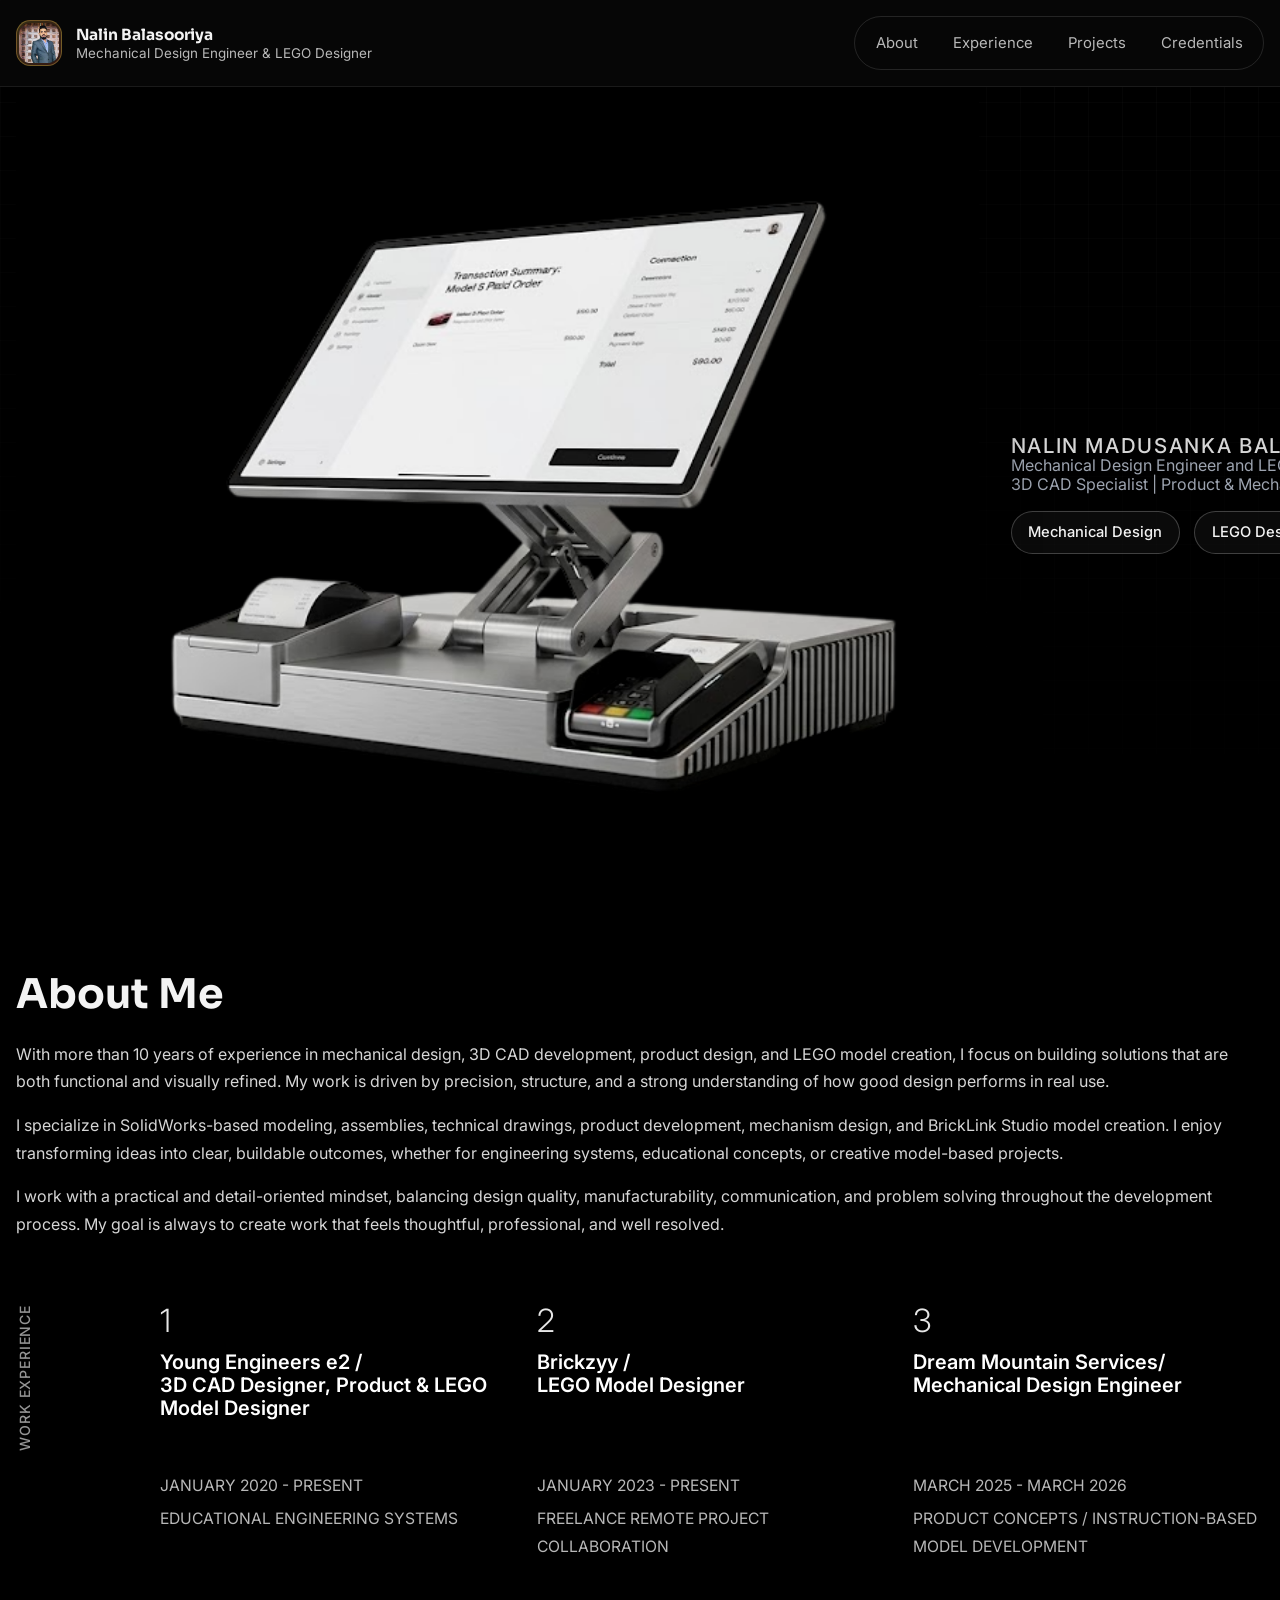
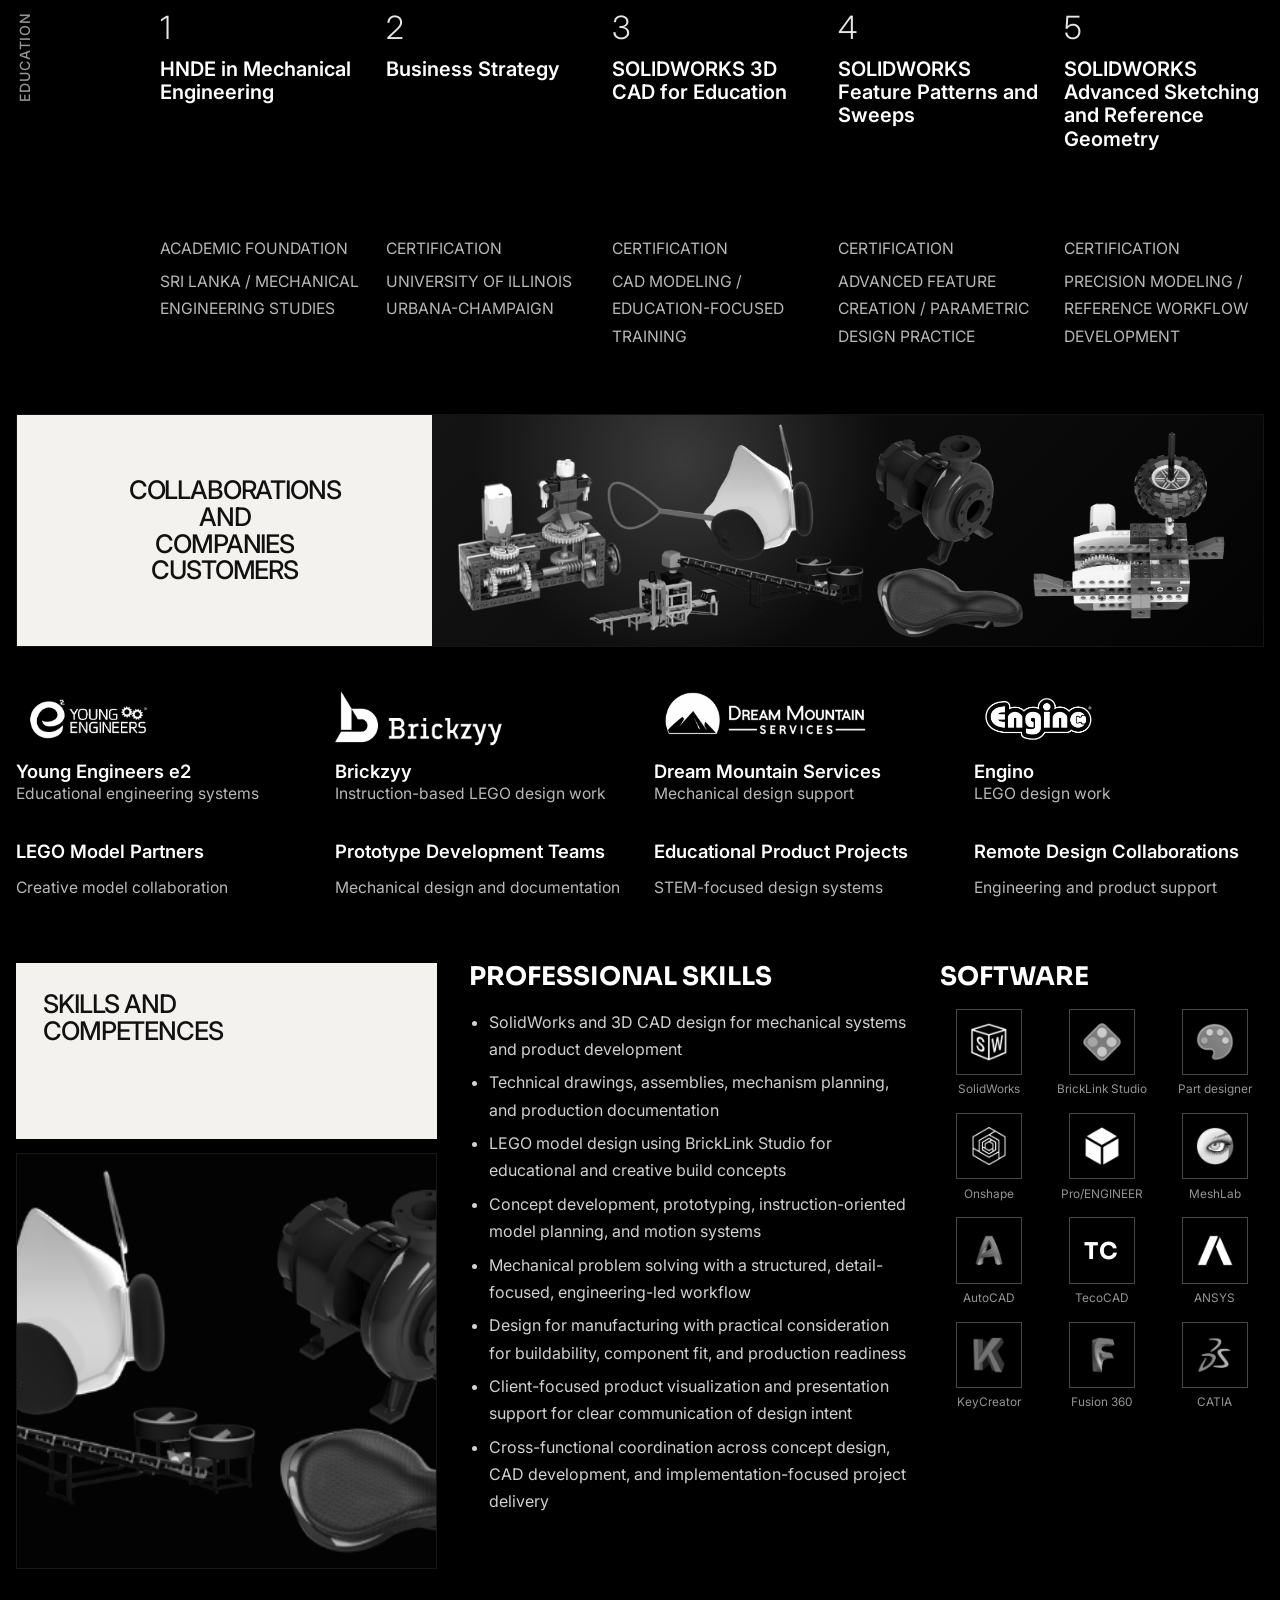
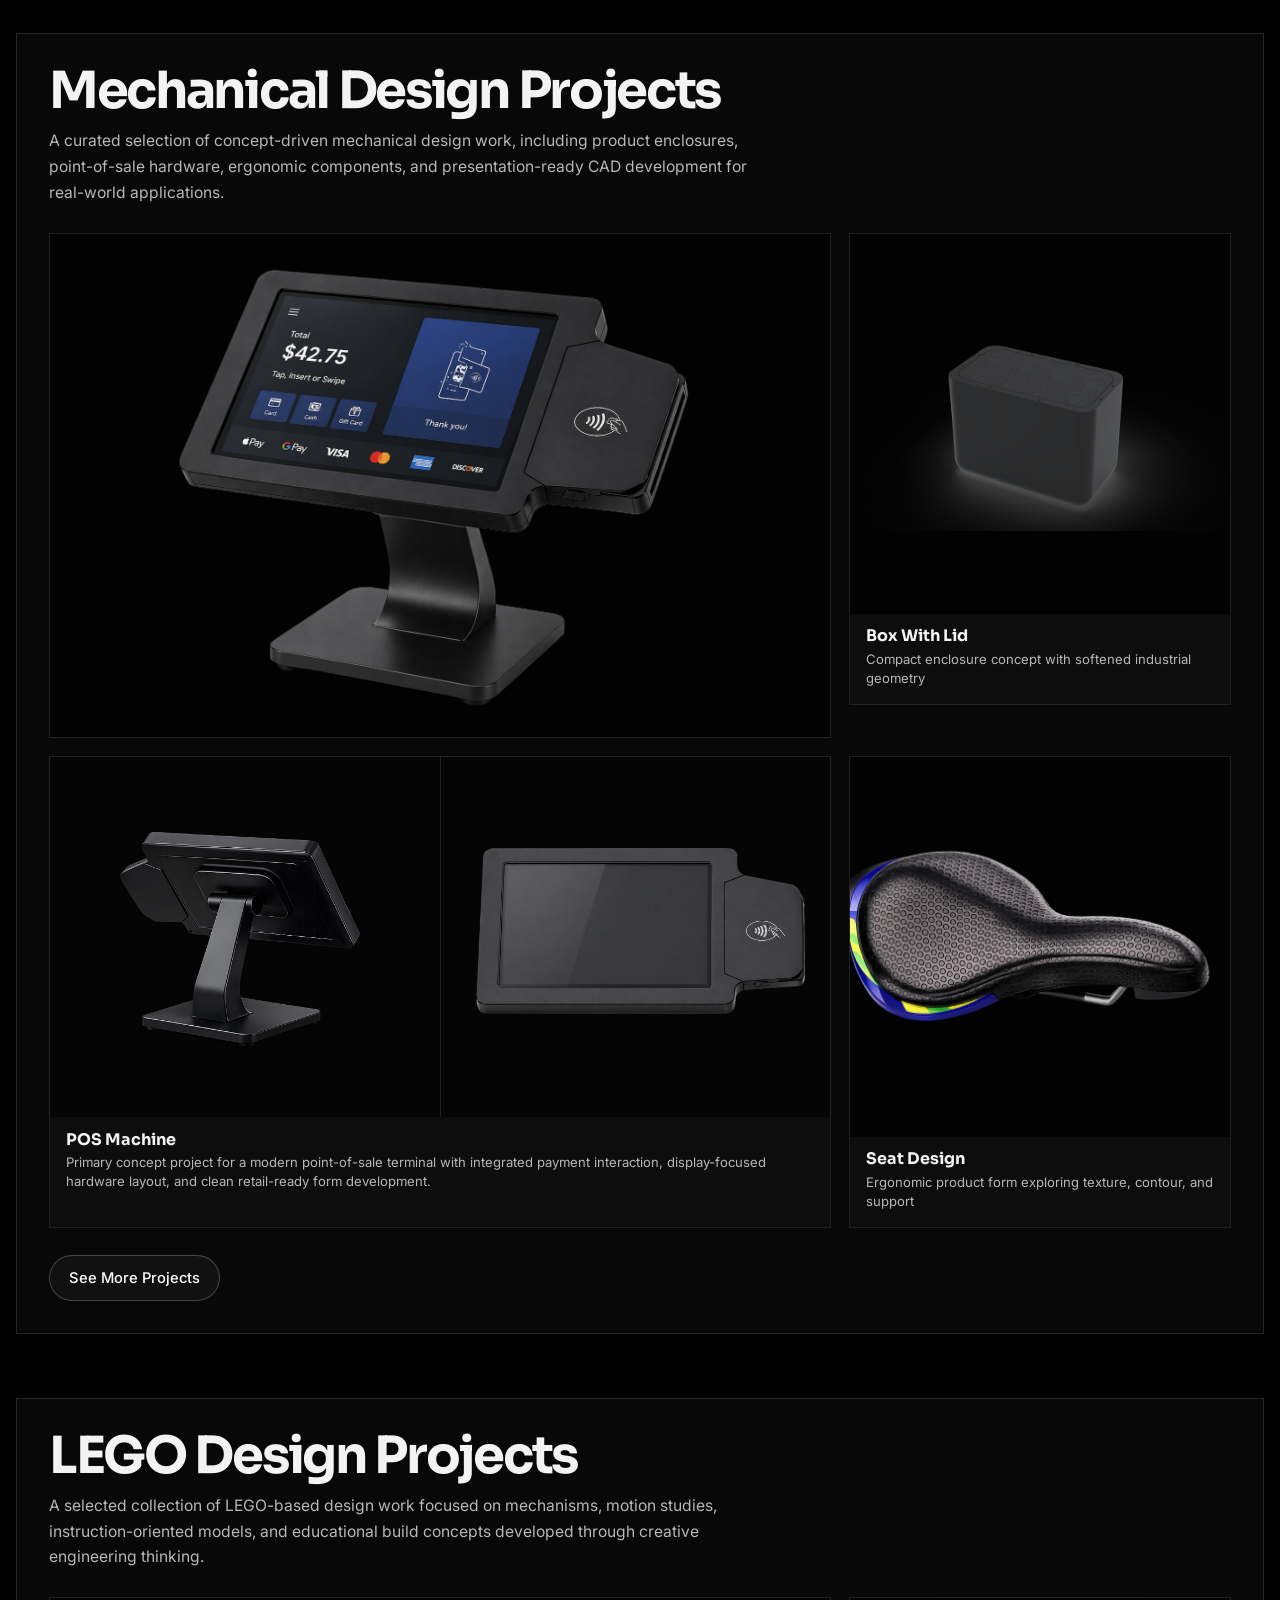
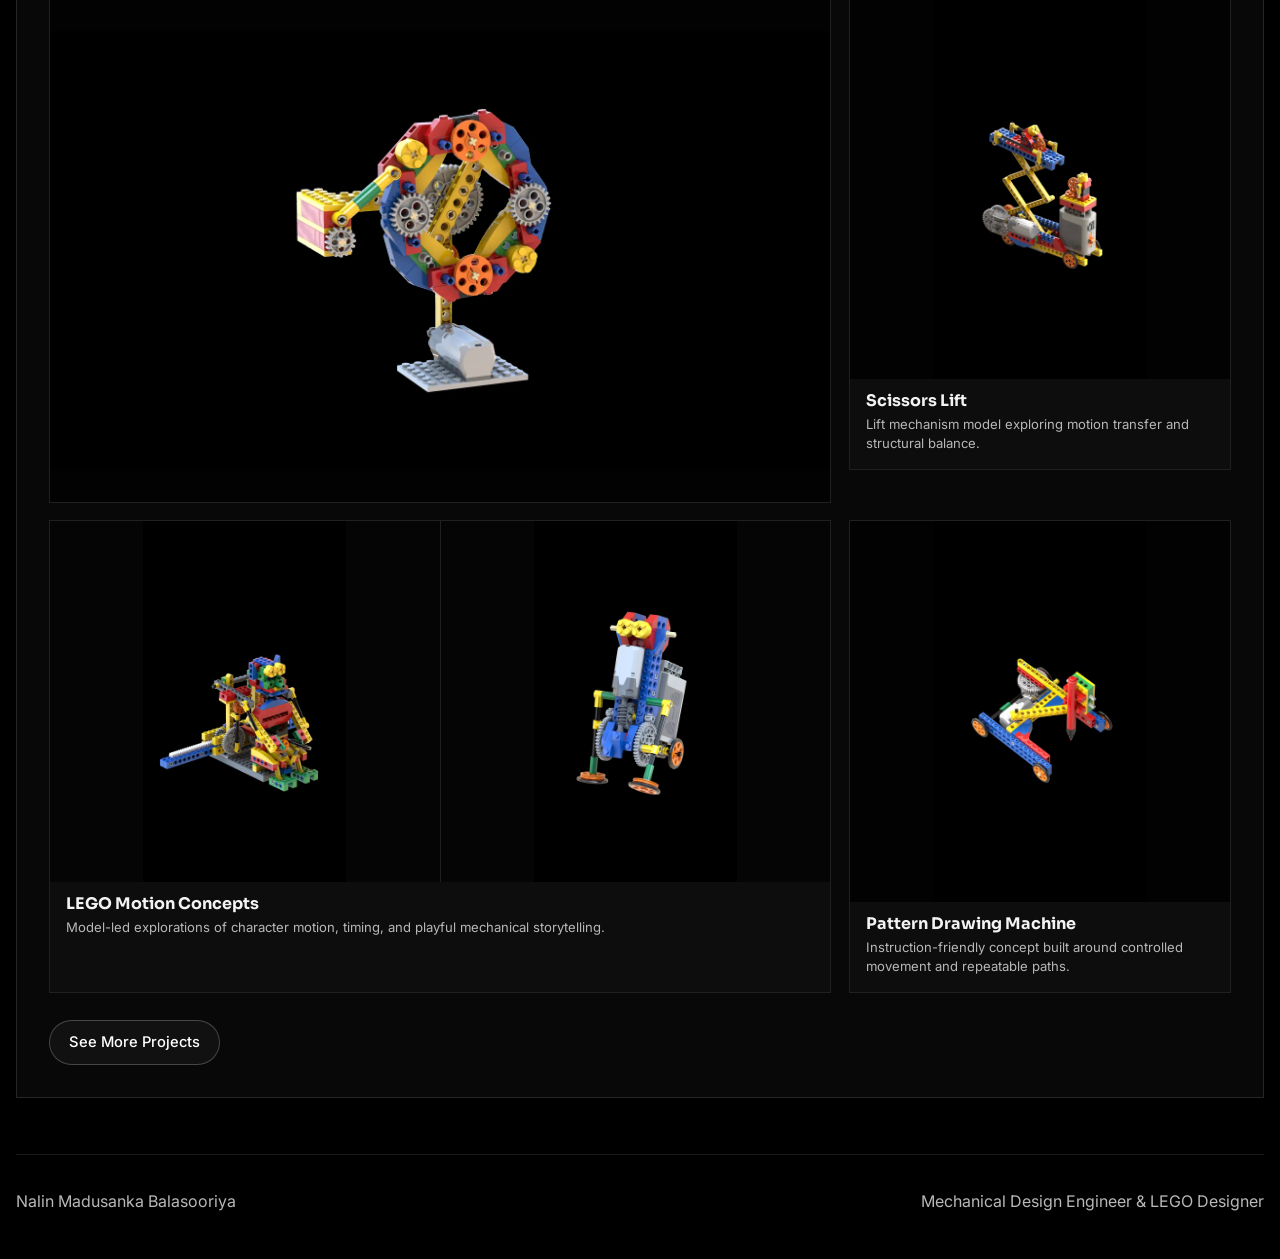
<file: index.html>
<!DOCTYPE html>
<html lang="en">
  <head>
    <meta charset="UTF-8" />
    <meta name="viewport" content="width=device-width, initial-scale=1.0" />
    <title>Nalin Madusanka Balasooriya | Mechanical Design Engineer & LEGO Designer</title>
    <meta
      name="description"
      content="Portfolio of Nalin Madusanka Balasooriya, Mechanical Design Engineer and LEGO Designer specializing in SolidWorks, product development, CAD systems, and LEGO model design."
    />
    <link rel="preconnect" href="https://fonts.googleapis.com" />
    <link rel="preconnect" href="https://fonts.gstatic.com" crossorigin />
    <link
      href="https://fonts.googleapis.com/css2?family=Inter:wght@400;500;600;700;800&family=Sora:wght@600;700;800&display=swap"
      rel="stylesheet"
    />
    <link rel="stylesheet" href="styles.css?v=6" />
  </head>
  <body>
    <header class="topbar">
      <div class="shell topbar-inner">
        <a class="brand" href="#home" aria-label="Go to homepage">
          <span class="brand-mark" aria-hidden="true">
            <img
              src="assets/profile/nalin-profile.png"
              alt=""
              loading="eager"
              decoding="async"
            />
          </span>
          <span class="brand-copy">
            <strong>Nalin Balasooriya</strong>
            <span>Mechanical Design Engineer & LEGO Designer</span>
          </span>
        </a>

        <button
          class="menu-toggle"
          type="button"
          aria-expanded="false"
          aria-controls="site-nav"
          aria-label="Toggle navigation"
        >
          <span></span>
          <span></span>
        </button>

        <nav class="nav" id="site-nav" aria-label="Primary navigation">
          <a href="#about">About</a>
          <a href="#experience">Experience</a>
          <a href="projects.html">Projects</a>
          <a href="#credentials">Credentials</a>
        </nav>
      </div>
    </header>

    <main id="home">
      <section class="hero-band">
        <div class="shell hero-layout">
          <div class="hero-gallery">
            <div class="hero-showcase">
              <article class="hero-frame hero-frame-large">
                <img src="assets/hero/hero-main-transparent.png" alt="Hero project composition" loading="eager" />
              </article>
            </div>
          </div>

          <div class="hero-copy">
            <p class="hero-nameplate">NALIN MADUSANKA BALASOORIYA</p>
            <p class="hero-subtitle">
              Mechanical Design Engineer and LEGO Designer | 3D CAD Specialist |
              Product & Mechanical Design
            </p>
            <div class="hero-discipline-buttons">
              <a class="discipline-button" href="projects.html#mechanical-gallery">Mechanical Design</a>
              <a class="discipline-button" href="projects.html#lego-gallery">LEGO Design</a>
            </div>
          </div>
        </div>
      </section>

      <section class="about-contact-section" id="about">
        <div class="shell">
          <div class="about-block reveal">
            <h2>About Me</h2>
            <p>
              With more than 10 years of experience in mechanical design, 3D CAD
              development, product design, and LEGO model creation, I focus on
              building solutions that are both functional and visually refined.
              My work is driven by precision, structure, and a strong
              understanding of how good design performs in real use.
            </p>
            <p>
              I specialize in SolidWorks-based modeling, assemblies, technical
              drawings, product development, mechanism design, and BrickLink
              Studio model creation. I enjoy transforming ideas into clear,
              buildable outcomes, whether for engineering systems, educational
              concepts, or creative model-based projects.
            </p>
            <p>
              I work with a practical and detail-oriented mindset, balancing
              design quality, manufacturability, communication, and problem
              solving throughout the development process. My goal is always to
              create work that feels thoughtful, professional, and well
              resolved.
            </p>
          </div>

        </div>
      </section>

      <section class="story-section section-dark experience-page" id="experience">
        <div class="shell story-grid">
          <aside class="story-index reveal" aria-hidden="true"></aside>

          <div class="story-content">
            <div class="experience-board reveal">
              <div class="resume-row">
                <div class="resume-label">WORK EXPERIENCE</div>
                <div class="resume-track resume-track-work">
                  <article class="resume-card">
                    <span class="resume-number">1</span>
                    <h3>Young Engineers e2 /<br />3D CAD Designer, Product & LEGO Model Designer</h3>
                    <p class="resume-meta">JANUARY 2020 - PRESENT</p>
                    <p class="resume-location">EDUCATIONAL ENGINEERING SYSTEMS</p>
                  </article>

                  <article class="resume-card">
                    <span class="resume-number">2</span>
                    <h3>Brickzyy /<br />LEGO Model Designer</h3>
                    <p class="resume-meta">JANUARY 2023 - PRESENT</p>
                    <p class="resume-location">FREELANCE REMOTE PROJECT COLLABORATION</p>
                  </article>

                  <article class="resume-card">
                    <span class="resume-number">3</span>
                    <h3>Dream Mountain Services/<br />Mechanical Design Engineer</h3>
                    <p class="resume-meta">MARCH 2025 - MARCH 2026</p>
                    <p class="resume-location">PRODUCT CONCEPTS / INSTRUCTION-BASED MODEL DEVELOPMENT</p>
                  </article>
                </div>
              </div>

              <div class="resume-row">
                <div class="resume-label">EDUCATION</div>
                <div class="resume-track resume-track-education">
                  <article class="resume-card">
                    <span class="resume-number">1</span>
                    <h3>HNDE in Mechanical Engineering</h3>
                    <p class="resume-meta">ACADEMIC FOUNDATION</p>
                    <p class="resume-location">SRI LANKA / MECHANICAL ENGINEERING STUDIES</p>
                  </article>

                  <article class="resume-card">
                    <span class="resume-number">2</span>
                    <h3>Business Strategy</h3>
                    <p class="resume-meta">CERTIFICATION</p>
                    <p class="resume-location">UNIVERSITY OF ILLINOIS URBANA-CHAMPAIGN</p>
                  </article>

                  <article class="resume-card">
                    <span class="resume-number">3</span>
                    <h3>SOLIDWORKS 3D CAD for Education</h3>
                    <p class="resume-meta">CERTIFICATION</p>
                    <p class="resume-location">CAD MODELING / EDUCATION-FOCUSED TRAINING</p>
                  </article>

                  <article class="resume-card">
                    <span class="resume-number">4</span>
                    <h3>SOLIDWORKS Feature Patterns and Sweeps</h3>
                    <p class="resume-meta">CERTIFICATION</p>
                    <p class="resume-location">ADVANCED FEATURE CREATION / PARAMETRIC DESIGN PRACTICE</p>
                  </article>

                  <article class="resume-card">
                    <span class="resume-number">5</span>
                    <h3>SOLIDWORKS Advanced Sketching and Reference Geometry</h3>
                    <p class="resume-meta">CERTIFICATION</p>
                    <p class="resume-location">PRECISION MODELING / REFERENCE WORKFLOW DEVELOPMENT</p>
                  </article>
                </div>
              </div>
            </div>
          </div>
        </div>
      </section>

      <section class="story-section section-dark" id="projects">
        <div class="shell story-grid">
          <aside class="story-index reveal" aria-hidden="true"></aside>

          <div class="story-content">
            <div class="collab-hero reveal">
              <div class="collab-intro">
                <h2>Collaborations and Companies Customers</h2>
              </div>
              <div class="collab-visual">
                <img
                  src="assets/hero/collab-banner.png"
                  alt="Industrial design placeholder render"
                  loading="lazy"
                />
              </div>
            </div>

            <div class="collab-grid reveal">
              <article class="collab-card">
                <div class="collab-logo collab-logo-image" aria-label="Young Engineers e2 logo">
                  <img
                    src="assets/logos/young-engineers-e2-white-v2.png"
                    alt="Young Engineers e2 logo"
                    loading="lazy"
                  />
                </div>
                <h3>Young Engineers e2</h3>
                <p>Educational engineering systems</p>
              </article>

              <article class="collab-card">
                <div class="collab-logo collab-logo-image" aria-label="Brickzyy logo">
                  <img
                    src="assets/logos/brickzyy-logo-white.png"
                    alt="Brickzyy logo"
                    loading="lazy"
                  />
                </div>
                <h3>Brickzyy</h3>
                <p>Instruction-based LEGO design work</p>
              </article>

              <article class="collab-card">
                <div class="collab-logo collab-logo-image" aria-label="Dream Mountain Services logo">
                  <img
                    src="assets/logos/dream-mountain-services-white.png"
                    alt="Dream Mountain Services logo"
                    loading="lazy"
                  />
                </div>
                <h3>Dream Mountain Services</h3>
                <p>Mechanical design support</p>
              </article>

              <article class="collab-card">
                <div class="collab-logo collab-logo-image" aria-label="Engino logo">
                  <img
                    src="assets/logos/engino-white.png"
                    alt="Engino logo"
                    loading="lazy"
                  />
                </div>
                <h3>Engino</h3>
                <p>LEGO design work</p>
              </article>

              <article class="collab-card">
                <h3>LEGO Model Partners</h3>
                <p>Creative model collaboration</p>
              </article>

              <article class="collab-card">
                <h3>Prototype Development Teams</h3>
                <p>Mechanical design and documentation</p>
              </article>

              <article class="collab-card">
                <h3>Educational Product Projects</h3>
                <p>STEM-focused design systems</p>
              </article>

              <article class="collab-card">
                <h3>Remote Design Collaborations</h3>
                <p>Engineering and product support</p>
              </article>
            </div>
          </div>
        </div>
      </section>

      <section class="story-section section-dark" id="credentials">
        <div class="shell story-grid">
          <aside class="story-index reveal" aria-hidden="true"></aside>

          <div class="story-content">
            <div class="competency-layout reveal">
              <div class="competency-left">
                <div class="competency-heading-box">
                  <h2>Skills and Competences</h2>
                </div>
                <div class="competency-image-box">
                  <img
                    src="assets/hero/collab-banner.png"
                    alt="Engineering systems detail render"
                    loading="lazy"
                  />
                </div>
              </div>

              <div class="competency-right">
                <div class="competency-top">
                  <section class="competency-panel competency-text-panel">
                    <h3>Professional Skills</h3>
                    <ul class="competency-list">
                      <li>SolidWorks and 3D CAD design for mechanical systems and product development</li>
                      <li>Technical drawings, assemblies, mechanism planning, and production documentation</li>
                      <li>LEGO model design using BrickLink Studio for educational and creative build concepts</li>
                      <li>Concept development, prototyping, instruction-oriented model planning, and motion systems</li>
                      <li>Mechanical problem solving with a structured, detail-focused, engineering-led workflow</li>
                      <li>Design for manufacturing with practical consideration for buildability, component fit, and production readiness</li>
                      <li>Client-focused product visualization and presentation support for clear communication of design intent</li>
                      <li>Cross-functional coordination across concept design, CAD development, and implementation-focused project delivery</li>
                    </ul>
                  </section>

                  <section class="competency-panel software-panel">
                    <h3>Software</h3>
                    <div class="software-grid">
                      <div class="software-item">
                        <span class="software-icon-image">
                          <img src="assets/software/solidworks-icon.png" alt="SolidWorks icon" loading="lazy" />
                        </span>
                        <small>SolidWorks</small>
                      </div>
                      <div class="software-item">
                        <span class="software-icon-image">
                          <img src="assets/software/bricklink-studio-icon.png" alt="BrickLink Studio icon" loading="lazy" />
                        </span>
                        <small>BrickLink Studio</small>
                      </div>
                      <div class="software-item">
                        <span class="software-icon-image">
                          <img src="assets/software/part-designer-icon.png" alt="Part designer icon" loading="lazy" />
                        </span>
                        <small>Part designer</small>
                      </div>
                      <div class="software-item">
                        <span class="software-icon-image">
                          <img src="assets/software/onshape-icon.png" alt="Onshape icon" loading="lazy" />
                        </span>
                        <small>Onshape</small>
                      </div>
                      <div class="software-item">
                        <span class="software-icon-image">
                          <img src="assets/software/pro-engineer-icon.png" alt="Pro/ENGINEER icon" loading="lazy" />
                        </span>
                        <small>Pro/ENGINEER</small>
                      </div>
                      <div class="software-item">
                        <span class="software-icon-image">
                          <img src="assets/software/meshlab-icon.png" alt="MeshLab icon" loading="lazy" />
                        </span>
                        <small>MeshLab</small>
                      </div>
                      <div class="software-item">
                        <span class="software-icon-image">
                          <img src="assets/software/autocad-icon.png" alt="AutoCAD icon" loading="lazy" />
                        </span>
                        <small>AutoCAD</small>
                      </div>
                      <div class="software-item"><span>TC</span><small>TecoCAD</small></div>
                      <div class="software-item">
                        <span class="software-icon-image">
                          <img src="assets/software/ansys-icon.png" alt="ANSYS icon" loading="lazy" />
                        </span>
                        <small>ANSYS</small>
                      </div>
                      <div class="software-item">
                        <span class="software-icon-image">
                          <img src="assets/software/keycreator-icon.png" alt="KeyCreator icon" loading="lazy" />
                        </span>
                        <small>KeyCreator</small>
                      </div>
                      <div class="software-item">
                        <span class="software-icon-image">
                          <img src="assets/software/fusion360-icon.png" alt="Fusion 360 icon" loading="lazy" />
                        </span>
                        <small>Fusion 360</small>
                      </div>
                      <div class="software-item">
                        <span class="software-icon-image">
                          <img src="assets/software/catia-icon.png" alt="CATIA icon" loading="lazy" />
                        </span>
                        <small>CATIA</small>
                      </div>
                    </div>
                  </section>
                </div>
              </div>
            </div>
          </div>
        </div>
      </section>

      <section class="story-section section-dark" id="mechanical-projects">
        <div class="shell story-grid">
          <div class="story-content">
            <div class="project-showcase reveal">
              <div class="project-showcase-intro">
                <h2>Mechanical Design Projects</h2>
                <p>
                  A curated selection of concept-driven mechanical design work,
                  including product enclosures, point-of-sale hardware,
                  ergonomic components, and presentation-ready CAD development
                  for real-world applications.
                </p>
              </div>

              <div class="project-showcase-grid">
                <article class="project-sample project-sample-featured">
                  <img
                    src="assets/projects/sample-pos-main.png"
                    alt="Point-of-sale terminal featured render"
                    loading="lazy"
                  />
                </article>

                <article class="project-sample">
                  <img
                    src="assets/projects/sample-box.png"
                    alt="Rounded box with lid product concept"
                    loading="lazy"
                  />
                  <div class="project-sample-caption">
                    <h3>Box With Lid</h3>
                    <p>Compact enclosure concept with softened industrial geometry</p>
                  </div>
                </article>

                <article class="project-sample project-sample-wide">
                  <div class="project-sample-duo">
                    <img
                      src="assets/projects/sample-pos-front-v2.png?v=2"
                      alt="Point-of-sale terminal front render"
                      loading="lazy"
                    />
                    <img
                      src="assets/projects/sample-pos-rear-v2.png?v=2"
                      alt="Point-of-sale terminal rear render"
                      loading="lazy"
                    />
                  </div>
                  <div class="project-sample-caption">
                    <h3>POS Machine</h3>
                    <p>Primary concept project for a modern point-of-sale terminal with integrated payment interaction, display-focused hardware layout, and clean retail-ready form development.</p>
                  </div>
                </article>

                <article class="project-sample">
                  <img
                    src="assets/projects/sample-seat.png"
                    alt="Performance bicycle seat render"
                    loading="lazy"
                  />
                  <div class="project-sample-caption">
                    <h3>Seat Design</h3>
                    <p>Ergonomic product form exploring texture, contour, and support</p>
                  </div>
                </article>
              </div>

              <div class="project-showcase-action">
                <a class="project-more-button" href="projects.html#mechanical-gallery">See More Projects</a>
              </div>
            </div>
          </div>
        </div>
      </section>

      <section class="story-section section-dark" id="lego-projects">
        <div class="shell story-grid">
          <aside class="story-index reveal" aria-hidden="true"></aside>

          <div class="story-content">
            <div class="project-showcase reveal">
              <div class="project-showcase-intro">
                <h2>LEGO Design Projects</h2>
                <p>
                  A selected collection of LEGO-based design work focused on
                  mechanisms, motion studies, instruction-oriented models, and
                  educational build concepts developed through creative
                  engineering thinking.
                </p>
              </div>

              <div class="project-showcase-grid">
                <article class="project-sample project-sample-featured">
                  <img
                    src="assets/projects/fortune-carousel.webp"
                    alt="Fortune Carousel LEGO mechanical project"
                    loading="lazy"
                  />
                </article>

                <article class="project-sample">
                  <img
                    src="assets/projects/scissors-lift.webp"
                    alt="Scissors lift LEGO engineering model"
                    loading="lazy"
                  />
                  <div class="project-sample-caption">
                    <h3>Scissors Lift</h3>
                    <p>Lift mechanism model exploring motion transfer and structural balance.</p>
                  </div>
                </article>

                <article class="project-sample project-sample-wide">
                  <div class="project-sample-duo">
                    <img
                      src="assets/projects/drummer.webp"
                      alt="Drummer LEGO automaton"
                      loading="lazy"
                    />
                    <img
                      src="assets/projects/snail-robot.webp"
                      alt="Snail robot LEGO concept"
                      loading="lazy"
                    />
                  </div>
                  <div class="project-sample-caption">
                    <h3>LEGO Motion Concepts</h3>
                    <p>Model-led explorations of character motion, timing, and playful mechanical storytelling.</p>
                  </div>
                </article>

                <article class="project-sample">
                  <img
                    src="assets/projects/pattern-drawing-machine.webp"
                    alt="Pattern drawing machine LEGO concept"
                    loading="lazy"
                  />
                  <div class="project-sample-caption">
                    <h3>Pattern Drawing Machine</h3>
                    <p>Instruction-friendly concept built around controlled movement and repeatable paths.</p>
                  </div>
                </article>
              </div>

              <div class="project-showcase-action">
                <a class="project-more-button" href="projects.html#lego-gallery">See More Projects</a>
              </div>
            </div>
          </div>
        </div>
      </section>
    </main>

    <footer class="footer">
      <div class="shell footer-inner">
        <p>Nalin Madusanka Balasooriya</p>
        <p>Mechanical Design Engineer & LEGO Designer</p>
      </div>
    </footer>

    <script src="script.js?v=3"></script>
  </body>
</html>
</file>
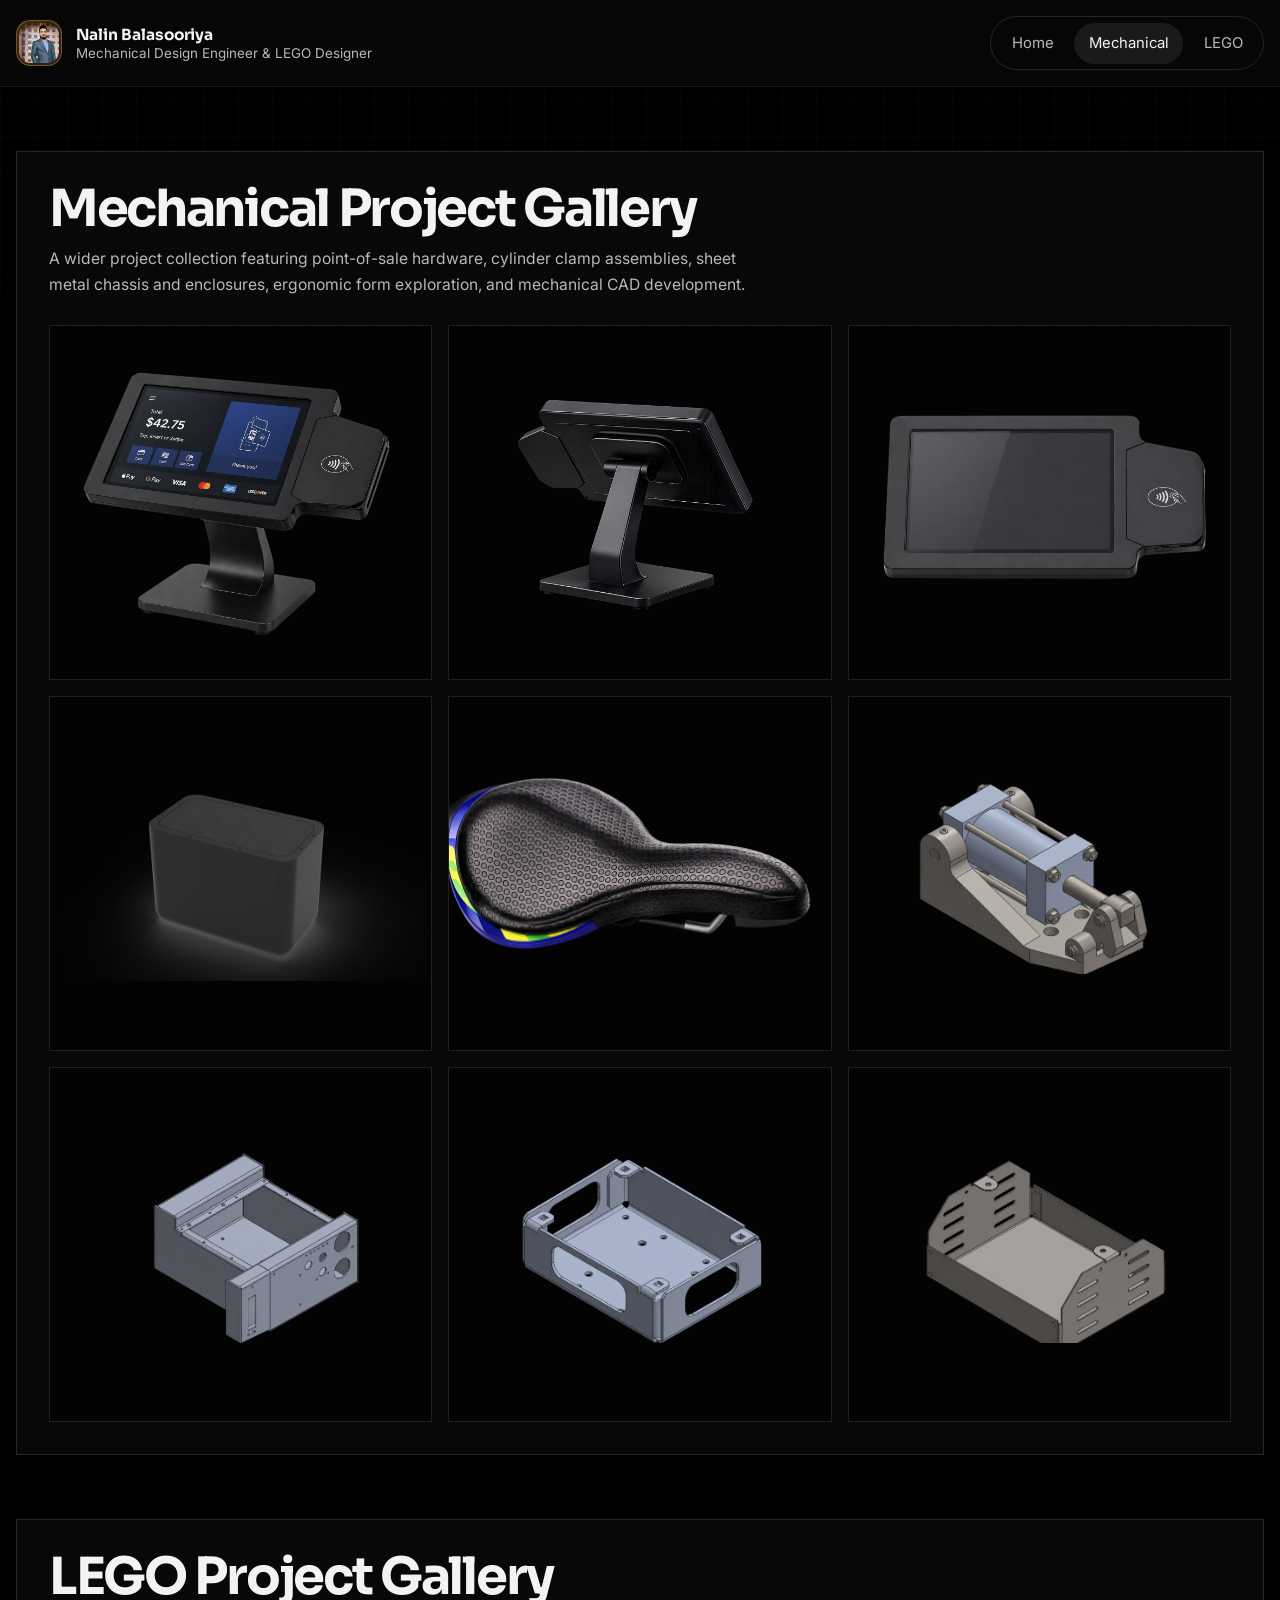
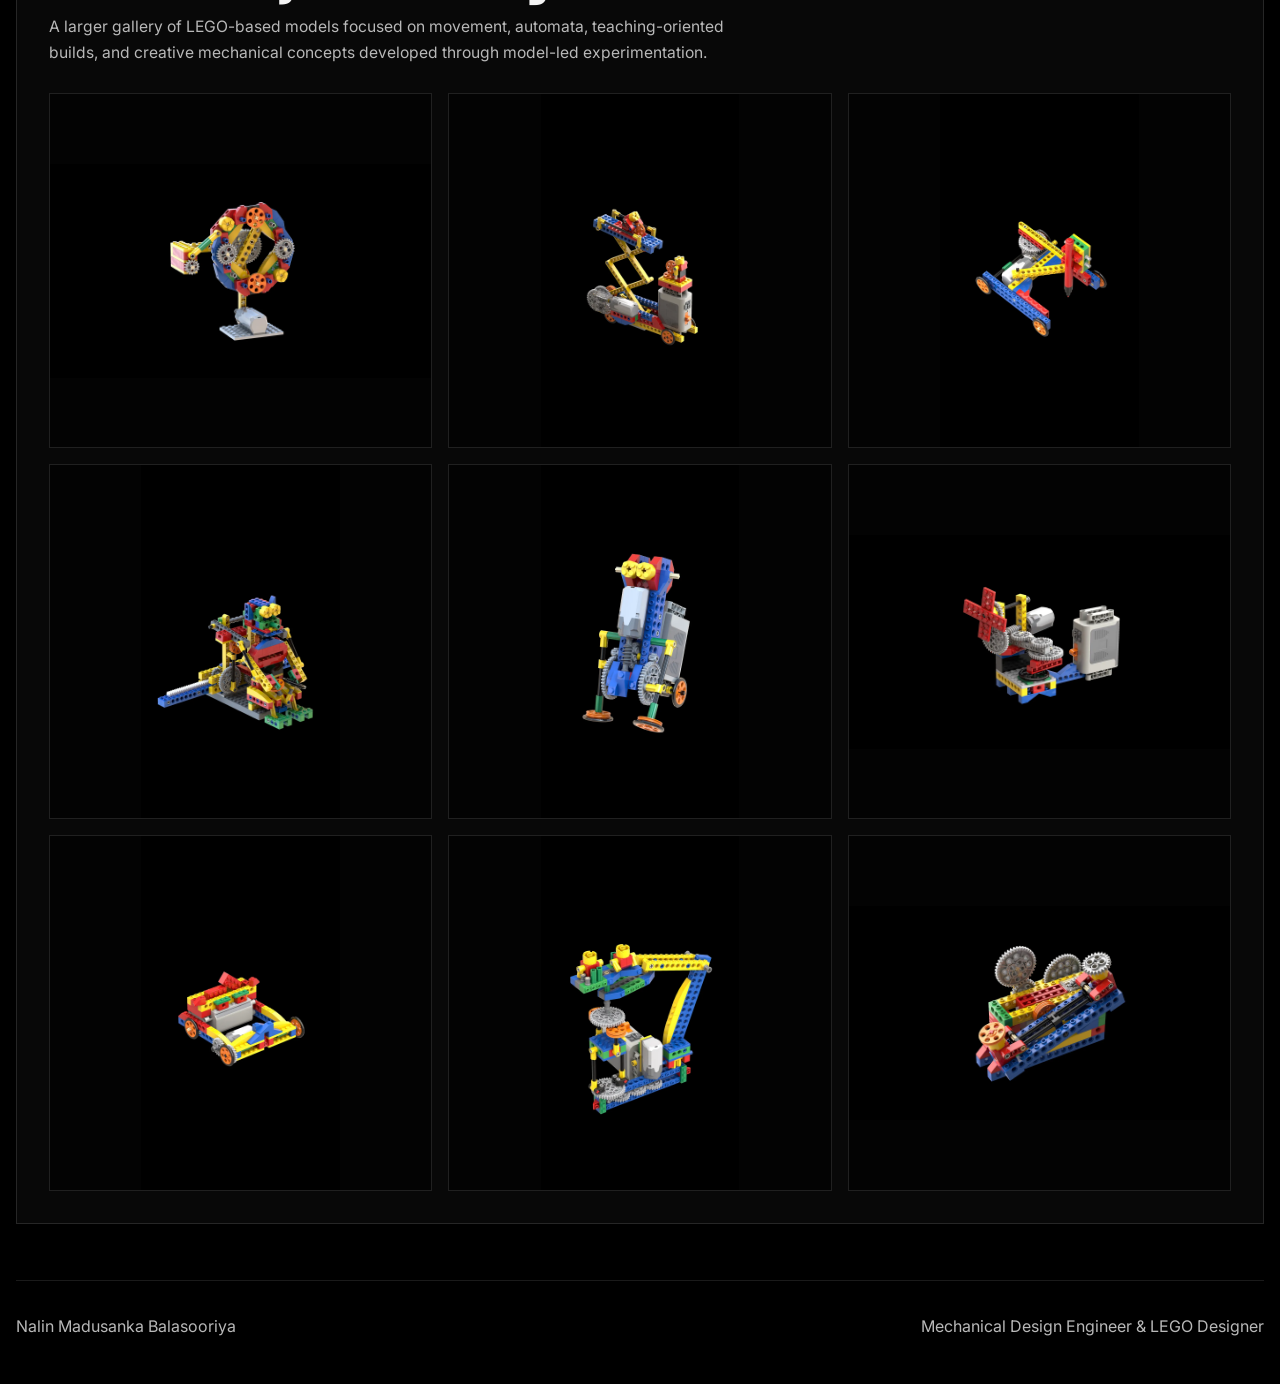
<file: projects.html>
<!DOCTYPE html>
<html lang="en">
  <head>
    <meta charset="UTF-8" />
    <meta name="viewport" content="width=device-width, initial-scale=1.0" />
    <title>Nalin Madusanka Balasooriya | Project Gallery</title>
    <meta
      name="description"
      content="Mechanical design and LEGO design project gallery for Nalin Madusanka Balasooriya."
    />
    <link rel="preconnect" href="https://fonts.googleapis.com" />
    <link rel="preconnect" href="https://fonts.gstatic.com" crossorigin />
    <link
      href="https://fonts.googleapis.com/css2?family=Inter:wght@400;500;600;700;800&family=Sora:wght@600;700;800&display=swap"
      rel="stylesheet"
    />
    <link rel="stylesheet" href="styles.css?v=6" />
  </head>
  <body>
    <header class="topbar">
      <div class="shell topbar-inner">
        <a class="brand" href="index.html#home" aria-label="Go to homepage">
          <span class="brand-mark" aria-hidden="true">
            <img
              src="assets/profile/nalin-profile.png"
              alt=""
              loading="eager"
              decoding="async"
            />
          </span>
          <span class="brand-copy">
            <strong>Nalin Balasooriya</strong>
            <span>Mechanical Design Engineer & LEGO Designer</span>
          </span>
        </a>

        <button
          class="menu-toggle"
          type="button"
          aria-expanded="false"
          aria-controls="site-nav"
          aria-label="Toggle navigation"
        >
          <span></span>
          <span></span>
        </button>

        <nav class="nav" id="site-nav" aria-label="Primary navigation">
          <a href="index.html">Home</a>
          <a href="#mechanical-gallery">Mechanical</a>
          <a href="#lego-gallery">LEGO</a>
        </nav>
      </div>
    </header>

    <main>
      <section class="story-section section-dark" id="mechanical-gallery">
        <div class="shell story-grid">
          <aside class="story-index reveal" aria-hidden="true"></aside>

          <div class="story-content">
            <div class="project-showcase reveal">
              <div class="project-showcase-intro">
                <h2>Mechanical Project Gallery</h2>
                <p>
                  A wider project collection featuring point-of-sale hardware,
                  cylinder clamp assemblies, sheet metal chassis and enclosures,
                  ergonomic form exploration, and mechanical CAD development.
                </p>
              </div>

              <div class="archive-gallery">
                <article class="archive-gallery-card">
                  <img src="assets/projects/sample-pos-main.png" alt="POS machine hero render" loading="lazy" />
                </article>
                <article class="archive-gallery-card">
                  <img src="assets/projects/sample-pos-front-v2.png?v=2" alt="POS machine front render" loading="lazy" />
                </article>
                <article class="archive-gallery-card">
                  <img src="assets/projects/sample-pos-rear-v2.png?v=2" alt="POS machine rear render" loading="lazy" />
                </article>
                <article class="archive-gallery-card">
                  <img src="assets/projects/sample-box.png" alt="Box with lid concept render" loading="lazy" />
                </article>
                <article class="archive-gallery-card">
                  <img src="assets/projects/sample-seat.png" alt="Seat design render" loading="lazy" />
                </article>
                <article class="archive-gallery-card">
                  <img src="assets/projects/cylinder-clamp-assembly.png?v=2" alt="Cylinder clamp assembly isometric CAD view" loading="lazy" />
                </article>
                <article class="archive-gallery-card">
                  <img src="assets/projects/fd-22553-sheet-metal-chassis.png?v=2" alt="FD-22553 sheet metal chassis isometric CAD view" loading="lazy" />
                </article>
                <article class="archive-gallery-card">
                  <img src="assets/projects/sheet-metal-enclosure.png?v=2" alt="Sheet metal enclosure isometric CAD view" loading="lazy" />
                </article>
                <article class="archive-gallery-card">
                  <img src="assets/projects/sheet-metal-tray.png?v=2" alt="Ventilated sheet metal tray isometric CAD view" loading="lazy" />
                </article>
              </div>
            </div>
          </div>
        </div>
      </section>

      <section class="story-section section-dark" id="lego-gallery">
        <div class="shell story-grid">
          <aside class="story-index reveal" aria-hidden="true"></aside>

          <div class="story-content">
            <div class="project-showcase reveal">
              <div class="project-showcase-intro">
                <h2>LEGO Project Gallery</h2>
                <p>
                  A larger gallery of LEGO-based models focused on movement,
                  automata, teaching-oriented builds, and creative mechanical
                  concepts developed through model-led experimentation.
                </p>
              </div>

              <div class="archive-gallery">
                <article class="archive-gallery-card">
                  <img src="assets/projects/fortune-carousel.webp" alt="Fortune Carousel LEGO model" loading="lazy" />
                </article>
                <article class="archive-gallery-card">
                  <img src="assets/projects/scissors-lift.webp" alt="Scissors lift LEGO model" loading="lazy" />
                </article>
                <article class="archive-gallery-card">
                  <img src="assets/projects/pattern-drawing-machine.webp" alt="Pattern drawing machine LEGO model" loading="lazy" />
                </article>
                <article class="archive-gallery-card">
                  <img src="assets/projects/drummer.webp" alt="Drummer LEGO model" loading="lazy" />
                </article>
                <article class="archive-gallery-card">
                  <img src="assets/projects/snail-robot.webp" alt="Snail robot LEGO model" loading="lazy" />
                </article>
                <article class="archive-gallery-card">
                  <img src="assets/projects/turning-fan.webp" alt="Turning fan LEGO model" loading="lazy" />
                </article>
                <article class="archive-gallery-card">
                  <img src="assets/projects/delivery-buddy.webp" alt="Delivery Buddy LEGO model" loading="lazy" />
                </article>
                <article class="archive-gallery-card">
                  <img src="assets/projects/flexi.webp" alt="Flexi LEGO model" loading="lazy" />
                </article>
                <article class="archive-gallery-card">
                  <img src="assets/projects/seesaw.webp" alt="Seesaw LEGO model" loading="lazy" />
                </article>
              </div>
            </div>
          </div>
        </div>
      </section>
    </main>

    <footer class="footer">
      <div class="shell footer-inner">
        <p>Nalin Madusanka Balasooriya</p>
        <p>Mechanical Design Engineer & LEGO Designer</p>
      </div>
    </footer>

    <script src="script.js?v=4"></script>
  </body>
</html>
</file>
<file: styles.css>
:root {
  --bg: #000000;
  --bg-soft: #121212;
  --white: #f4f2ee;
  --white-soft: #ece8e1;
  --text-dark: #111111;
  --text-light: #f3f3f3;
  --muted-dark: #5b5b5b;
  --muted-light: #b8b8b8;
  --line-light: rgba(255, 255, 255, 0.12);
  --line-dark: rgba(0, 0, 0, 0.12);
  --accent: #2563eb;
  --accent-strong: #e7d993;
  --shadow: 0 24px 56px rgba(0, 0, 0, 0.28);
  --shell: 1260px;
}

* {
  box-sizing: border-box;
}

html {
  scroll-behavior: smooth;
}

section[id],
.about-block {
  scroll-margin-top: 7.25rem;
}

body {
  margin: 0;
  background: var(--bg);
  color: var(--text-light);
  font-family: "Inter", sans-serif;
}

body::before {
  content: "";
  position: fixed;
  inset: 0;
  background-image:
    linear-gradient(rgba(255, 255, 255, 0.03) 1px, transparent 1px),
    linear-gradient(90deg, rgba(255, 255, 255, 0.03) 1px, transparent 1px);
  background-size: 34px 34px;
  mask-image: linear-gradient(180deg, rgba(0, 0, 0, 0.68), transparent 92%);
  pointer-events: none;
}

a {
  color: inherit;
  text-decoration: none;
}

button,
input,
textarea,
select {
  font: inherit;
}

img {
  max-width: 100%;
}

.shell {
  width: min(calc(100% - 2rem), var(--shell));
  margin: 0 auto;
}

.topbar {
  position: sticky;
  top: 0;
  z-index: 40;
  padding: 1rem 0;
  background: rgba(8, 8, 8, 0.84);
  backdrop-filter: blur(14px);
  border-bottom: 1px solid rgba(255, 255, 255, 0.08);
}

.topbar-inner {
  display: flex;
  align-items: center;
  justify-content: space-between;
  gap: 1rem;
}

.brand {
  display: inline-flex;
  align-items: center;
  gap: 0.85rem;
}

.brand-mark {
  display: inline-flex;
  align-items: center;
  justify-content: center;
  overflow: hidden;
  flex-shrink: 0;
  padding: 0.14rem;
  width: 2.9rem;
  height: 2.9rem;
  border: 1px solid rgba(227, 185, 74, 0.36);
  border-radius: 0.9rem;
  background: linear-gradient(135deg, rgba(227, 185, 74, 0.22), rgba(215, 91, 70, 0.22));
}

.brand-mark img {
  width: 100%;
  height: 100%;
  border-radius: 0.72rem;
  object-fit: cover;
  object-position: center top;
  background: rgba(10, 10, 10, 0.92);
  display: block;
}

.brand-copy {
  display: flex;
  flex-direction: column;
  gap: 0.08rem;
}

.brand-copy strong {
  font-family: "Sora", sans-serif;
  font-size: 0.96rem;
}

.brand-copy span:last-child {
  color: var(--muted-light);
  font-size: 0.84rem;
}

.nav {
  display: flex;
  align-items: center;
  gap: 0.35rem;
  padding: 0.35rem;
  border: 1px solid var(--line-light);
  border-radius: 999px;
}

.nav a {
  padding: 0.72rem 0.92rem;
  border-radius: 999px;
  color: var(--muted-light);
  font-size: 0.93rem;
  transition: background 180ms ease, color 180ms ease;
}

.nav a:hover,
.nav a:focus-visible,
.nav a.is-active {
  background: rgba(255, 255, 255, 0.08);
  color: var(--text-light);
}

.menu-toggle {
  display: none;
  width: 3rem;
  height: 3rem;
  border: 1px solid var(--line-light);
  border-radius: 999px;
  background: transparent;
  padding: 0;
}

.menu-toggle span {
  display: block;
  width: 1.15rem;
  height: 2px;
  margin: 0.34rem auto;
  background: var(--text-light);
  transition: transform 180ms ease;
}

.hero-band {
  padding: 0;
  background: #000000;
}

.hero-layout {
  display: grid;
  grid-template-columns: minmax(0, 1.9fr) minmax(220px, 0.5fr);
  gap: 2rem;
  align-items: center;
  min-height: calc(100vh - 5.3rem);
}

.hero-copy {
  display: grid;
  align-content: center;
  justify-items: start;
  max-width: 22rem;
  padding: 0;
}

.eyebrow,
.story-index span,
.case-kicker,
.experience-key span,
.hero-caption span {
  display: inline-flex;
  margin-bottom: 0.9rem;
  color: var(--accent);
  font-size: 0.76rem;
  font-weight: 700;
  letter-spacing: 0.14em;
  text-transform: uppercase;
}

.hero-band h1,
.story-content h2,
.case-text h2,
.contact-copy h2 {
  margin: 0;
  font-family: "Sora", sans-serif;
  letter-spacing: -0.045em;
  line-height: 0.96;
}

.hero-band h1 {
  font-size: clamp(2.4rem, 3.7vw, 3.6rem);
  max-width: 8ch;
  line-height: 1.03;
  font-weight: 600;
}

.hero-nameplate {
  margin: 0;
  color: rgba(255, 255, 255, 0.84);
  font-size: 1.28rem;
  font-weight: 500;
  white-space: nowrap;
  letter-spacing: 0.08em;
  line-height: 1;
}

.hero-subtitle {
  margin: 0;
  max-width: 28rem;
  color: #9ca3af;
  font-size: 1rem;
  font-weight: 400;
  line-height: 1.2;
}

.hero-discipline-buttons {
  display: flex;
  flex-wrap: wrap;
  gap: 0.85rem;
  margin-top: 1rem;
}

.discipline-button {
  display: inline-flex;
  align-items: center;
  justify-content: center;
  min-height: 2.7rem;
  padding: 0.68rem 1.05rem;
  border: 1px solid rgba(255, 255, 255, 0.22);
  border-radius: 999px;
  color: var(--text-light);
  font-size: 0.92rem;
  font-weight: 500;
  line-height: 1;
  background: rgba(255, 255, 255, 0.04);
  transition: background 180ms ease, border-color 180ms ease, transform 180ms ease;
}

.discipline-button:hover,
.discipline-button:focus-visible {
  background: rgba(255, 255, 255, 0.1);
  border-color: rgba(255, 255, 255, 0.34);
  transform: translateY(-1px);
}

.hero-headline,
.hero-text,
.story-content p,
.experience-detail p,
.case-text p,
.muted-copy,
.contact-copy p,
.identity-inner p,
.identity-inner span,
.identity-meta a,
.identity-meta span {
  line-height: 1.75;
}

.hero-gallery {
  position: relative;
  min-height: 100%;
}

.hero-showcase,
.hero-frame,
.case-study,
.panel,
.experience-row,
.contact-sheet,
.identity-inner {
  box-shadow: var(--shadow);
}

.hero-showcase {
  position: relative;
  min-height: 50rem;
}

.hero-frame {
  overflow: hidden;
  border: none;
  background: #000000;
}

.hero-frame img {
  display: block;
  width: 100%;
  height: 100%;
  object-fit: contain;
  object-position: center center;
  transform: scale(1.16);
  filter: contrast(1.04);
}

.hero-frame-large {
  position: absolute;
  inset: 0;
}

.about-contact-section {
  padding: 4.5rem 0 0;
  background: #000000;
  color: var(--text-light);
}

.about-block {
  max-width: 100%;
}

.about-block h2 {
  margin: 0 0 1.6rem;
  font-family: "Sora", sans-serif;
  font-size: clamp(2.1rem, 3.2vw, 3.1rem);
  line-height: 1;
}

.about-block p {
  max-width: 92rem;
  margin: 0 0 1rem;
  color: rgba(255, 255, 255, 0.84);
  font-size: 1rem;
  line-height: 1.72;
}

.about-block p:last-child {
  margin-bottom: 0;
}

.story-section {
  padding: 4rem 0 0;
}

.section-light {
  background: var(--white);
  color: var(--text-dark);
}

.section-dark {
  background: #000000;
  color: var(--text-light);
}

.story-grid {
  display: grid;
  grid-template-columns: 180px minmax(0, 1fr);
  gap: 2rem;
  align-items: start;
}

.story-index {
  position: sticky;
  top: 6.6rem;
}

.story-index p {
  margin: 0;
  font-family: "Sora", sans-serif;
  font-size: 1.08rem;
  line-height: 1.1;
}

.section-light .story-index p,
.section-light .story-content p,
.section-light .experience-detail p,
.section-light .muted-copy,
.section-light .data-list {
  color: var(--muted-dark);
}

.section-dark .story-content p,
.section-dark .experience-detail p,
.section-dark .data-list,
.section-dark .contact-copy p {
  color: var(--muted-light);
}

.story-content h2 {
  font-size: clamp(2rem, 4vw, 4rem);
  max-width: 16ch;
  margin-bottom: 1rem;
}

.split-panels,
.credential-columns,
.project-pair {
  display: grid;
  gap: 1.25rem;
}

.split-panels {
  grid-template-columns: 1.15fr 0.85fr;
}

.credential-columns {
  grid-template-columns: 0.9fr 1.1fr;
}

.project-pair {
  grid-template-columns: repeat(2, minmax(0, 1fr));
  margin-top: 1.25rem;
}

.panel {
  padding: 1.6rem;
}

.panel-dark {
  border: 1px solid var(--line-light);
  background: rgba(255, 255, 255, 0.02);
}

.panel-light {
  border: 1px solid var(--line-dark);
  background: var(--white-soft);
}

.panel h2 {
  margin: 0 0 1rem;
  font-family: "Sora", sans-serif;
  font-size: 1.5rem;
  line-height: 1.1;
}

.data-list {
  margin: 0;
  padding-left: 1.2rem;
  line-height: 1.8;
}

.tag-grid {
  display: grid;
  grid-template-columns: repeat(2, minmax(0, 1fr));
  gap: 0.8rem;
}

.tag-grid span,
.case-tags li {
  display: inline-flex;
  align-items: center;
  justify-content: center;
  min-height: 3rem;
  padding: 0.6rem 0.8rem;
}

.section-dark .tag-grid span {
  border: 1px solid var(--line-light);
  background: rgba(255, 255, 255, 0.03);
}

.experience-stack {
  display: grid;
  gap: 1rem;
}

.experience-row {
  display: grid;
  grid-template-columns: 220px minmax(0, 1fr);
  gap: 1.5rem;
  padding: 1.45rem 1.5rem;
  border: 1px solid var(--line-dark);
  background: #fff;
}

.experience-key strong,
.experience-detail h3 {
  font-family: "Sora", sans-serif;
}

.experience-key strong {
  display: block;
  font-size: 1.05rem;
}

.experience-detail h3 {
  margin: 0 0 0.55rem;
  font-size: 1.25rem;
}

.experience-meta {
  margin: 0 0 0.8rem;
  color: rgba(17, 17, 17, 0.6);
  font-weight: 600;
}

.experience-page {
  background: #000000;
}

#credentials {
  background: #000000;
}

.experience-page .story-grid,
#projects .story-grid,
#credentials .story-grid,
#mechanical-projects .story-grid,
#lego-projects .story-grid,
#project-archive .story-grid,
#mechanical-gallery .story-grid,
#lego-gallery .story-grid {
  grid-template-columns: 1fr;
}

.experience-page .story-index,
#projects .story-index,
#credentials .story-index,
#mechanical-projects .story-index,
#lego-projects .story-index,
#project-archive .story-index,
#mechanical-gallery .story-index,
#lego-gallery .story-index {
  display: none;
}

#mechanical-gallery .story-content,
#lego-gallery .story-content,
#mechanical-gallery .project-showcase,
#lego-gallery .project-showcase,
#mechanical-gallery .archive-gallery,
#lego-gallery .archive-gallery {
  width: 100%;
  max-width: none;
}

.experience-board {
  display: grid;
  gap: 3.25rem;
  padding-top: 0.2rem;
}

.resume-row {
  display: grid;
  grid-template-columns: 120px minmax(0, 1fr);
  gap: 1.5rem;
  align-items: start;
}

.resume-label {
  writing-mode: vertical-rl;
  transform: rotate(180deg);
  color: rgba(255, 255, 255, 0.58);
  font-size: 0.88rem;
  font-weight: 500;
  letter-spacing: 0.06em;
}

.resume-track {
  display: grid;
  grid-template-columns: repeat(auto-fit, minmax(180px, 1fr));
  gap: 1.6rem;
}

.resume-card {
  min-height: 100%;
  display: grid;
  align-content: start;
  grid-template-rows: auto minmax(7.6rem, auto) auto auto;
}

.resume-track-education .resume-card {
  grid-template-rows: auto minmax(9.8rem, auto) auto auto;
}

.resume-track-education .resume-card h3 {
  min-height: 9.8rem;
}

.resume-number {
  display: inline-block;
  margin-bottom: 0.85rem;
  color: rgba(255, 255, 255, 0.9);
  font-size: 2rem;
  font-weight: 300;
  line-height: 1;
}

.resume-card h3 {
  margin: 0 0 1.25rem;
  color: #ffffff;
  font-family: "Inter", sans-serif;
  font-size: clamp(1.25rem, 1.45vw, 1.9rem);
  font-weight: 600;
  line-height: 1.16;
}

.resume-meta,
.resume-location {
  margin: 0;
  color: rgba(255, 255, 255, 0.5);
  font-size: 0.98rem;
  line-height: 1.45;
  text-transform: uppercase;
}

.resume-location {
  margin-top: 0.35rem;
}

.case-study {
  overflow: hidden;
  border: 1px solid var(--line-light);
  background: rgba(255, 255, 255, 0.03);
}

.case-study-light {
  border-color: rgba(255, 255, 255, 0.12);
  background: var(--white);
  color: var(--text-dark);
}

.case-media {
  background: #000;
}

.case-media img {
  display: block;
  width: 100%;
  height: 100%;
  object-fit: contain;
  padding: 1rem;
}

.case-media.wide {
  min-height: 24rem;
}

.case-media.portrait {
  min-height: 28rem;
}

.case-text {
  padding: 1.6rem;
}

.case-text h2 {
  font-size: clamp(1.8rem, 3vw, 3rem);
  margin-bottom: 0.85rem;
}

.case-study-light .case-text p {
  color: rgba(17, 17, 17, 0.66);
}

.case-tags {
  display: flex;
  flex-wrap: wrap;
  gap: 0.7rem;
  margin: 1.1rem 0 0;
  padding: 0;
  list-style: none;
}

.case-study-light .case-tags li {
  border: 1px solid rgba(17, 17, 17, 0.12);
  background: rgba(17, 17, 17, 0.04);
}

.case-study:not(.case-study-light) .case-tags li {
  border: 1px solid var(--line-light);
  background: rgba(255, 255, 255, 0.04);
}

.mosaic-gallery {
  display: grid;
  grid-template-columns: repeat(4, minmax(0, 1fr));
  gap: 1rem;
  margin-top: 1.25rem;
}

.mosaic-gallery article {
  overflow: hidden;
  border: 1px solid var(--line-light);
  background: rgba(255, 255, 255, 0.02);
}

.mosaic-gallery img {
  display: block;
  width: 100%;
  aspect-ratio: 4 / 3;
  object-fit: contain;
  padding: 0.8rem;
  background: #000;
}

.mosaic-gallery span {
  display: block;
  padding: 0.9rem 1rem;
  font-family: "Sora", sans-serif;
}

.collab-hero {
  display: grid;
  grid-template-columns: minmax(260px, 0.95fr) minmax(0, 1.9fr);
  border: 1px solid rgba(255, 255, 255, 0.08);
  background: #000000;
  overflow: hidden;
}

.collab-intro {
  display: flex;
  align-items: center;
  justify-content: center;
  min-height: 13rem;
  padding: 1.7rem;
  background: #f4f2ee;
}

.collab-intro h2 {
  margin: 0;
  max-width: 12ch;
  text-align: center;
  color: #111111;
  font-family: "Inter", sans-serif;
  font-size: clamp(1.5rem, 2vw, 2.2rem);
  font-weight: 500;
  line-height: 1.04;
  text-transform: uppercase;
}

.collab-visual {
  min-height: 13rem;
  background:
    radial-gradient(circle at 30% 20%, rgba(255, 255, 255, 0.18), transparent 34%),
    linear-gradient(135deg, rgba(255, 255, 255, 0.08), rgba(255, 255, 255, 0.01));
}

.collab-visual img {
  display: block;
  width: 100%;
  height: 100%;
  object-fit: cover;
  object-position: center;
  filter: grayscale(1) contrast(1.05);
}

.collab-grid {
  display: grid;
  grid-template-columns: repeat(4, minmax(0, 1fr));
  gap: 2.3rem 1.8rem;
  padding-top: 2rem;
}

.collab-card {
  display: grid;
  align-content: start;
  grid-template-rows: minmax(2.2rem, auto) auto;
  gap: 0.12rem;
}

.collab-card:nth-child(-n+4) {
  grid-template-rows: 5rem auto auto;
  gap: 0.12rem;
}

.collab-logo {
  display: inline-flex;
  align-items: center;
  justify-content: center;
  width: fit-content;
  min-width: 4.1rem;
  min-height: 2.2rem;
  padding: 0.2rem 0.7rem;
  border: 1px solid rgba(255, 255, 255, 0.12);
  color: #ffffff;
  font-family: "Sora", sans-serif;
  font-size: 1.25rem;
  font-weight: 700;
  letter-spacing: 0.08em;
  text-transform: uppercase;
}

.collab-logo-image {
  display: flex;
  align-items: center;
  min-width: 0;
  min-height: 0;
  padding: 0;
  border: none;
  background: transparent;
}

.collab-card:nth-child(-n+4) .collab-logo-image {
  height: 5rem;
}

.collab-logo-image img {
  display: block;
  width: auto;
  max-width: 100%;
  height: 4rem;
  object-fit: contain;
}

.collab-card:nth-child(1) .collab-logo-image img {
  height: 5rem;
}

.collab-card:nth-child(1) .collab-logo-image {
  margin-left: -0.45rem;
}

.collab-card:nth-child(2) .collab-logo-image img {
  height: 3.5rem;
}

.collab-card:nth-child(2) {
  gap: 0.12rem;
}



.collab-card h3 {
  margin: 0;
  color: #ffffff;
  font-family: "Inter", sans-serif;
  font-size: clamp(1.15rem, 1.4vw, 1.55rem);
  font-weight: 600;
  line-height: 1.15;
  align-self: start;
}

.collab-card p {
  margin: 0;
  color: rgba(255, 255, 255, 0.58);
  font-size: 0.98rem;
  line-height: 1.3;
}

.competency-layout {
  display: grid;
  grid-template-columns: minmax(260px, 0.9fr) minmax(0, 1.7fr);
  gap: 2rem;
}

.competency-left {
  display: grid;
  grid-template-rows: auto 1fr;
  gap: 0.9rem;
}

.competency-heading-box {
  min-height: 11rem;
  padding: 1.7rem;
  background: #f4f2ee;
}

.competency-heading-box h2 {
  margin: 0;
  max-width: 11ch;
  color: #111111;
  font-family: "Inter", sans-serif;
  font-size: clamp(1.55rem, 2vw, 2.25rem);
  font-weight: 500;
  line-height: 1.06;
  text-transform: uppercase;
}

.competency-image-box {
  overflow: hidden;
  min-height: 26rem;
  border: 1px solid rgba(255, 255, 255, 0.08);
  background: #030303;
}

.competency-image-box img {
  display: block;
  width: 100%;
  height: 100%;
  object-fit: cover;
  object-position: center;
  filter: grayscale(1) contrast(1.05);
}

.competency-right {
  display: grid;
  gap: 2rem;
}

.competency-top {
  display: grid;
  grid-template-columns: minmax(0, 1.15fr) minmax(280px, 0.85fr);
  gap: 2rem;
}

.competency-panel h3 {
  margin: 0 0 1.2rem;
  color: #ffffff;
  font-family: "Sora", sans-serif;
  font-size: clamp(1.55rem, 2vw, 2.35rem);
  line-height: 1.05;
  text-transform: uppercase;
}

.competency-list {
  margin: 0;
  padding-left: 1.25rem;
  color: rgba(255, 255, 255, 0.82);
  font-size: 1rem;
  line-height: 1.7;
}

.competency-list li + li {
  margin-top: 0.4rem;
}

.software-grid {
  display: grid;
  grid-template-columns: repeat(3, minmax(0, 1fr));
  gap: 1rem 0.9rem;
}

.software-item {
  display: grid;
  justify-items: center;
  gap: 0.45rem;
}

.software-item span {
  display: grid;
  place-items: center;
  width: 4.15rem;
  aspect-ratio: 1 / 1;
  border: 1px solid rgba(255, 255, 255, 0.28);
  color: #ffffff;
  font-family: "Sora", sans-serif;
  font-size: 1.45rem;
  font-weight: 700;
  letter-spacing: 0.04em;
}

.software-icon-image img {
  display: block;
  width: 2.35rem;
  height: 2.35rem;
  object-fit: contain;
}

.software-item small {
  color: rgba(255, 255, 255, 0.58);
  font-size: 0.74rem;
  line-height: 1.25;
  text-align: center;
}

.patent-grid {
  display: grid;
  grid-template-columns: repeat(2, minmax(0, 1fr));
  gap: 1.4rem;
}

.patent-card {
  border: 1px solid rgba(255, 255, 255, 0.08);
  background: rgba(255, 255, 255, 0.02);
  overflow: hidden;
}

.patent-copy {
  min-height: 5.2rem;
  padding: 1rem 1.1rem;
  background: #f4f2ee;
}

.patent-copy p {
  margin: 0;
  color: #111111;
  font-size: 0.98rem;
  line-height: 1.35;
}

.patent-media {
  min-height: 11rem;
  background: #000000;
}

.patent-media img {
  display: block;
  width: 100%;
  height: 100%;
  object-fit: cover;
  object-position: center;
}

.project-showcase {
  display: grid;
  gap: 1.7rem;
  padding: 2rem;
  border: 1px solid var(--line-light);
  background: rgba(255, 255, 255, 0.03);
}

.project-showcase-intro {
  display: grid;
  gap: 0.8rem;
  max-width: 46rem;
}

.project-showcase-intro h2 {
  margin: 0;
  font-size: clamp(2rem, 4vw, 3.3rem);
  max-width: none;
}

.project-showcase-intro p {
  margin: 0;
  max-width: 44rem;
  color: rgba(255, 255, 255, 0.68);
  font-size: 0.98rem;
  line-height: 1.65;
}

.project-showcase-grid {
  display: grid;
  grid-template-columns: repeat(3, minmax(0, 1fr));
  gap: 1.1rem;
}

.project-showcase-action {
  display: flex;
  justify-content: flex-start;
}

.project-more-button {
  display: inline-flex;
  align-items: center;
  justify-content: center;
  min-height: 2.85rem;
  padding: 0.72rem 1.2rem;
  border: 1px solid rgba(255, 255, 255, 0.22);
  border-radius: 999px;
  background: rgba(255, 255, 255, 0.04);
  color: #ffffff;
  font-size: 0.92rem;
  font-weight: 500;
  line-height: 1;
  cursor: pointer;
  transition: background 180ms ease, border-color 180ms ease, transform 180ms ease;
}

.project-more-button:hover,
.project-more-button:focus-visible {
  background: rgba(255, 255, 255, 0.1);
  border-color: rgba(255, 255, 255, 0.34);
  transform: translateY(-1px);
}

.project-sample {
  overflow: hidden;
  border: 1px solid rgba(255, 255, 255, 0.08);
  background: rgba(255, 255, 255, 0.02);
}

.project-sample-featured {
  grid-column: span 2;
  grid-row: span 2;
}

.project-sample-wide {
  grid-column: span 2;
}

.project-sample img {
  display: block;
  width: 100%;
  aspect-ratio: 1 / 1;
  object-fit: contain;
  object-position: center;
  background: #020202;
}

.project-sample-featured img {
  aspect-ratio: 1.55 / 1;
}

.project-sample-wide img {
  aspect-ratio: 1.55 / 1;
}

.project-sample-duo {
  display: grid;
  grid-template-columns: repeat(2, minmax(0, 1fr));
  gap: 1px;
  background: rgba(255, 255, 255, 0.08);
}

.project-sample-duo img {
  display: block;
  width: 100%;
  aspect-ratio: 1.08 / 1;
  object-fit: contain;
  object-position: center;
  background: #050505;
}

.project-sample-caption {
  display: grid;
  gap: 0.3rem;
  padding: 0.9rem 1rem 1rem;
}

.project-sample-caption h3 {
  margin: 0;
  font-family: "Sora", sans-serif;
  font-size: 1rem;
  line-height: 1.05;
}

.project-sample-caption p {
  margin: 0;
  color: rgba(255, 255, 255, 0.58);
  font-size: 0.82rem;
  line-height: 1.45;
}

.archive-gallery {
  display: grid;
  grid-template-columns: repeat(3, minmax(0, 1fr));
  gap: 1rem;
}

.archive-gallery-card {
  overflow: hidden;
  border: 1px solid rgba(255, 255, 255, 0.08);
  background: rgba(255, 255, 255, 0.02);
}

.archive-gallery-card img {
  display: block;
  width: 100%;
  aspect-ratio: 1.08 / 1;
  object-fit: contain;
  object-position: center;
  background: #030303;
}

.footer {
  padding: 3.5rem 0 2rem;
  background: #000000;
}

.footer-inner {
  display: flex;
  justify-content: space-between;
  gap: 1rem;
  color: var(--muted-light);
  border-top: 1px solid rgba(255, 255, 255, 0.1);
  padding-top: 1.2rem;
}

.reveal {
  opacity: 0;
  transform: translateY(24px);
  transition: opacity 650ms ease, transform 650ms ease;
}

.reveal.is-visible {
  opacity: 1;
  transform: translateY(0);
}

@media (prefers-reduced-motion: reduce) {
  html {
    scroll-behavior: auto;
  }

  .reveal,
  .nav a,
  .button,
  .menu-toggle span {
    transition: none;
  }

  .reveal {
    opacity: 1;
    transform: none;
  }
}

@media (max-width: 1100px) {
  .hero-layout,
  .story-grid,
  .split-panels,
  .credential-columns,
  .project-pair,
  .mosaic-gallery,
  .hero-gallery,
  .experience-row,
  .project-showcase-grid {
    grid-template-columns: 1fr;
  }

  .hero-layout {
    min-height: auto;
    grid-template-columns: 1fr;
    gap: 2rem;
  }

  .story-index {
    position: static;
  }

  .resume-row {
    grid-template-columns: 1fr;
    gap: 1rem;
  }

  .resume-label {
    writing-mode: initial;
    transform: none;
  }

  .resume-track {
    grid-template-columns: repeat(2, minmax(0, 1fr));
  }

  .collab-hero,
  .collab-grid,
  .competency-layout,
  .competency-top,
  .patent-grid,
  .archive-gallery {
    grid-template-columns: 1fr;
  }

}

@media (max-width: 760px) {
  .shell {
    width: min(calc(100% - 1.2rem), var(--shell));
  }

  .topbar-inner {
    flex-wrap: wrap;
  }

  .menu-toggle {
    display: block;
  }

  .nav {
    display: none;
    width: 100%;
    flex-direction: column;
    align-items: stretch;
    border-radius: 1.2rem;
    padding: 0.7rem;
  }

  .nav.is-open {
    display: flex;
  }

  .menu-toggle[aria-expanded="true"] span:first-child {
    transform: translateY(6px) rotate(45deg);
  }

  .menu-toggle[aria-expanded="true"] span:last-child {
    transform: translateY(-6px) rotate(-45deg);
  }

  .hero-showcase {
    min-height: 24rem;
  }

  .resume-track {
    grid-template-columns: 1fr;
    gap: 2rem;
  }

  .collab-intro,
  .collab-visual {
    min-height: 10rem;
  }

  .competency-image-box {
    min-height: 18rem;
  }

  .software-grid {
    grid-template-columns: repeat(2, minmax(0, 1fr));
  }

  .hero-frame-large {
    inset: 0;
  }

  .project-showcase,
  .footer-inner {
    text-align: left;
  }

  .project-sample-featured {
    grid-column: span 1;
    grid-row: span 1;
  }

  .project-sample-wide {
    grid-column: span 1;
  }

  .project-sample-duo {
    grid-template-columns: 1fr;
  }
}
</file>
